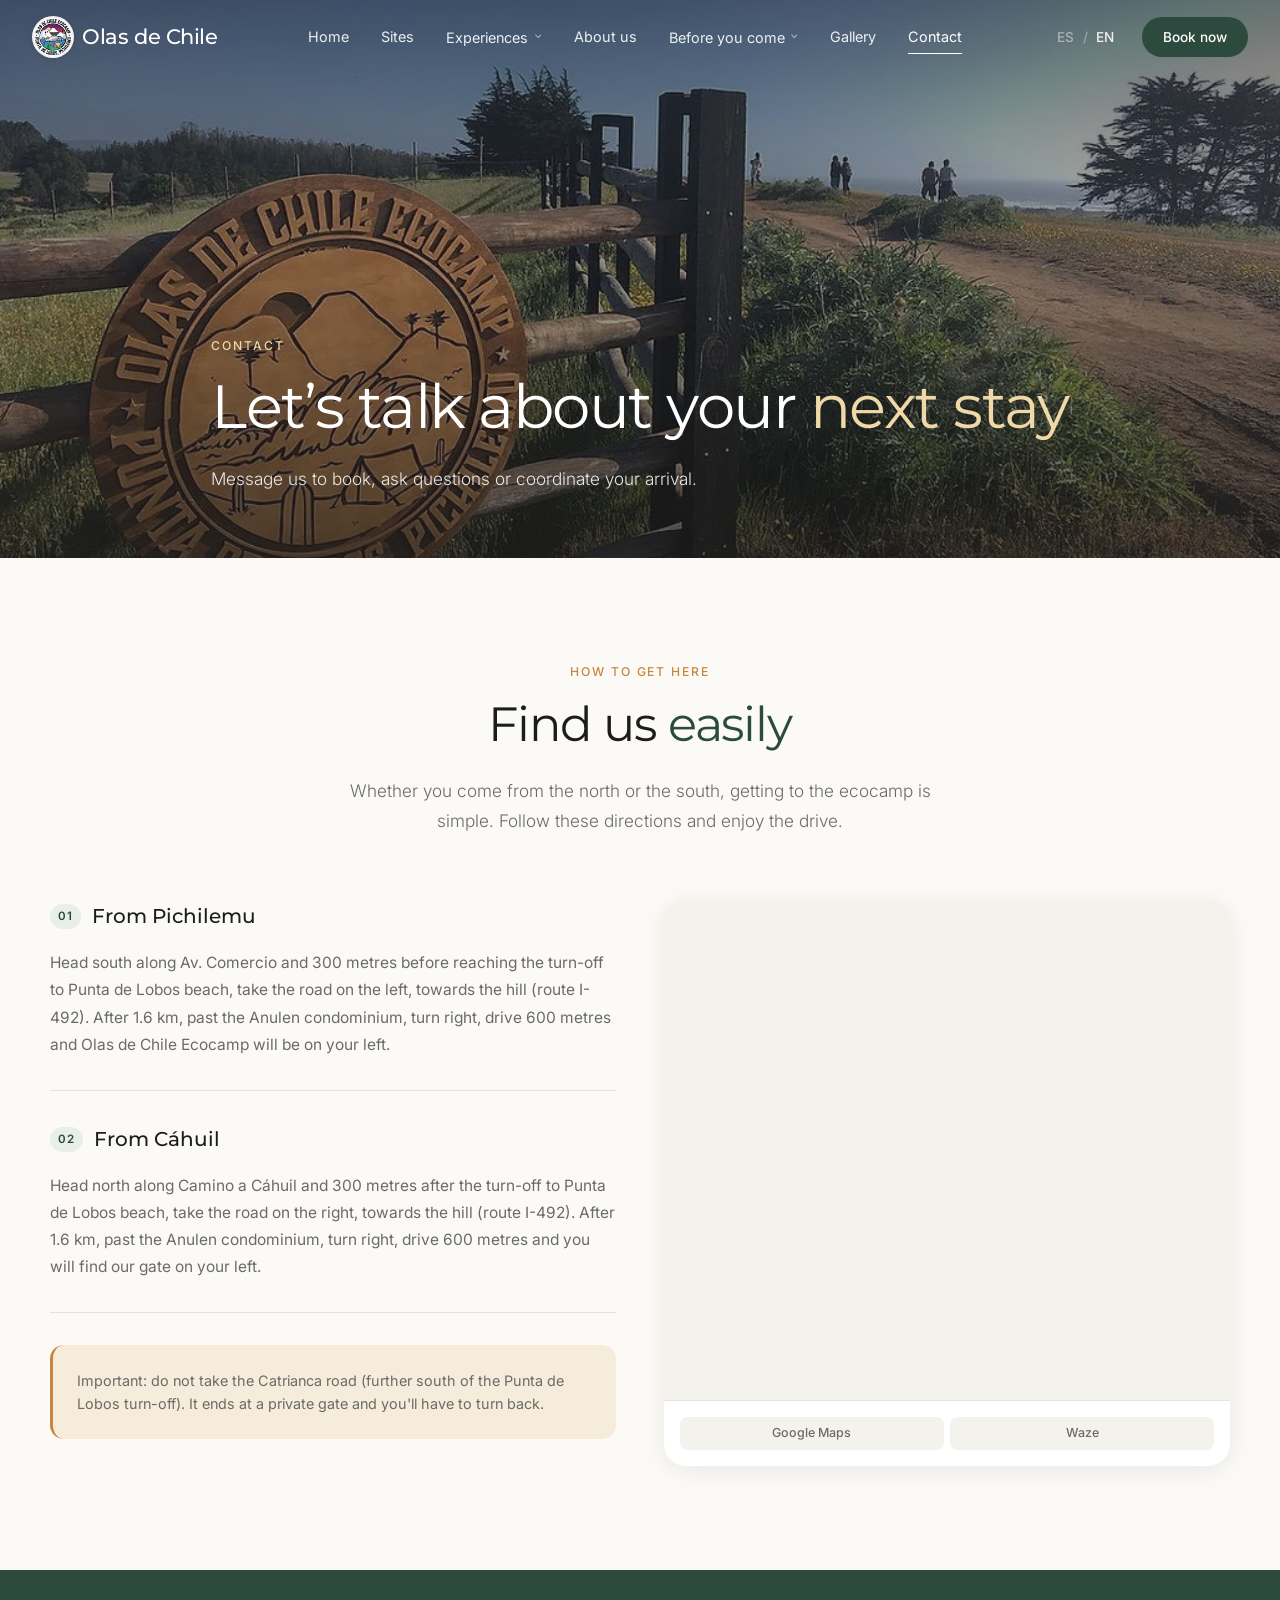
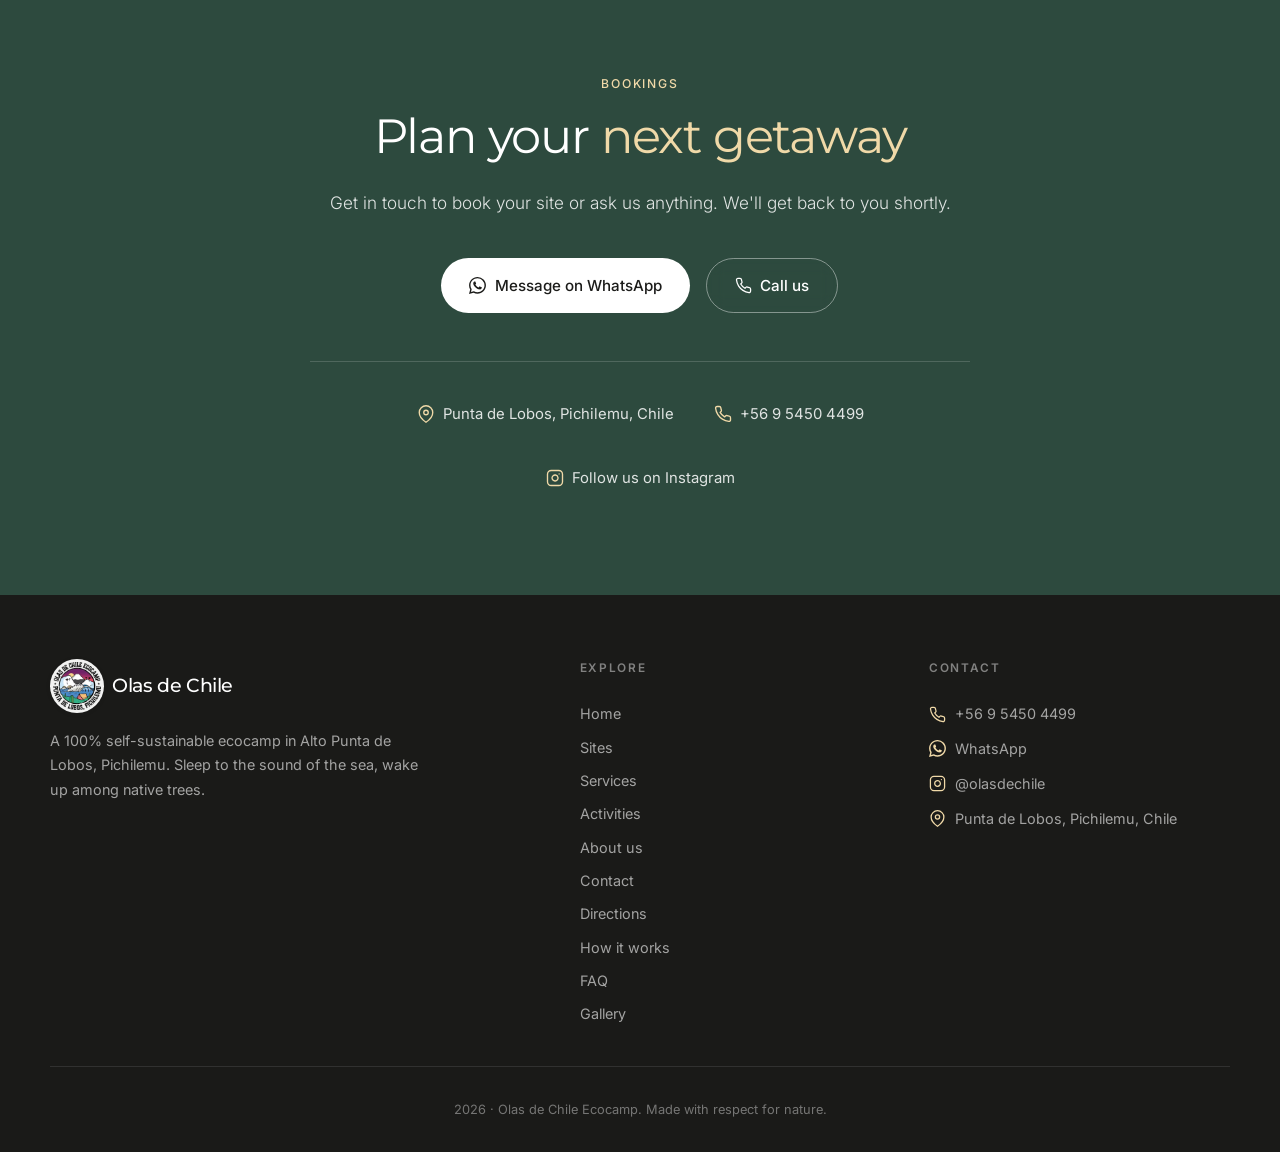
<file: contacto.html>
<!doctype html>
<html lang="es">
<head><meta charset="UTF-8"><meta name="viewport" content="width=device-width,initial-scale=1"><title>Contacto — Olas de Chile Ecocamp</title><link rel="stylesheet" href="style.css"><link href="https://fonts.googleapis.com/css2?family=Montserrat:wght@400;500;600;700&family=Inter:wght@300;400;500;600&display=swap" rel="stylesheet"></head>
<body data-page="contact" data-meta="contact_page_meta"><a class="skip-link" href="#main" data-i18n="skip">Ir al contenido</a><div id="siteHeader"></div>
<main id="main"><div id="pageHero"></div>
<section class="section"><div class="wrap"><header class="section-head center reveal"><p class="eyebrow" data-i18n="dir_eyebrow"></p><h2 class="title"><span data-i18n="dir_title_1"></span> <em data-i18n="dir_title_2"></em></h2><p class="lead" data-i18n="dir_lead"></p></header></div><div class="wrap directions-grid"><div><article class="route"><h3><span class="route-num">01</span><span data-i18n="dir_route1_title"></span></h3><p data-i18n="dir_route1_text"></p></article><article class="route"><h3><span class="route-num">02</span><span data-i18n="dir_route2_title"></span></h3><p data-i18n="dir_route2_text"></p></article><p class="note" data-i18n="dir_note"></p></div><div class="map"><iframe title="Mapa Olas de Chile Ecocamp" loading="lazy" src="https://www.openstreetmap.org/export/embed.html?bbox=-72.030,-34.444,-72.015,-34.432&layer=mapnik&marker=-34.4377,-72.0217"></iframe><div class="map-links"><a class="map-link" href="https://www.google.com/maps?q=-34.4377,-72.0217" target="_blank">Google Maps</a><a class="map-link" href="https://waze.com/ul?ll=-34.4377,-72.0217&amp;navigate=yes" target="_blank">Waze</a></div></div></div></section>
<div id="contactMount"></div></main><div id="siteFooter"></div><script src="translations.js"></script><script src="data.js"></script><script src="app.js"></script></body></html>
</file>
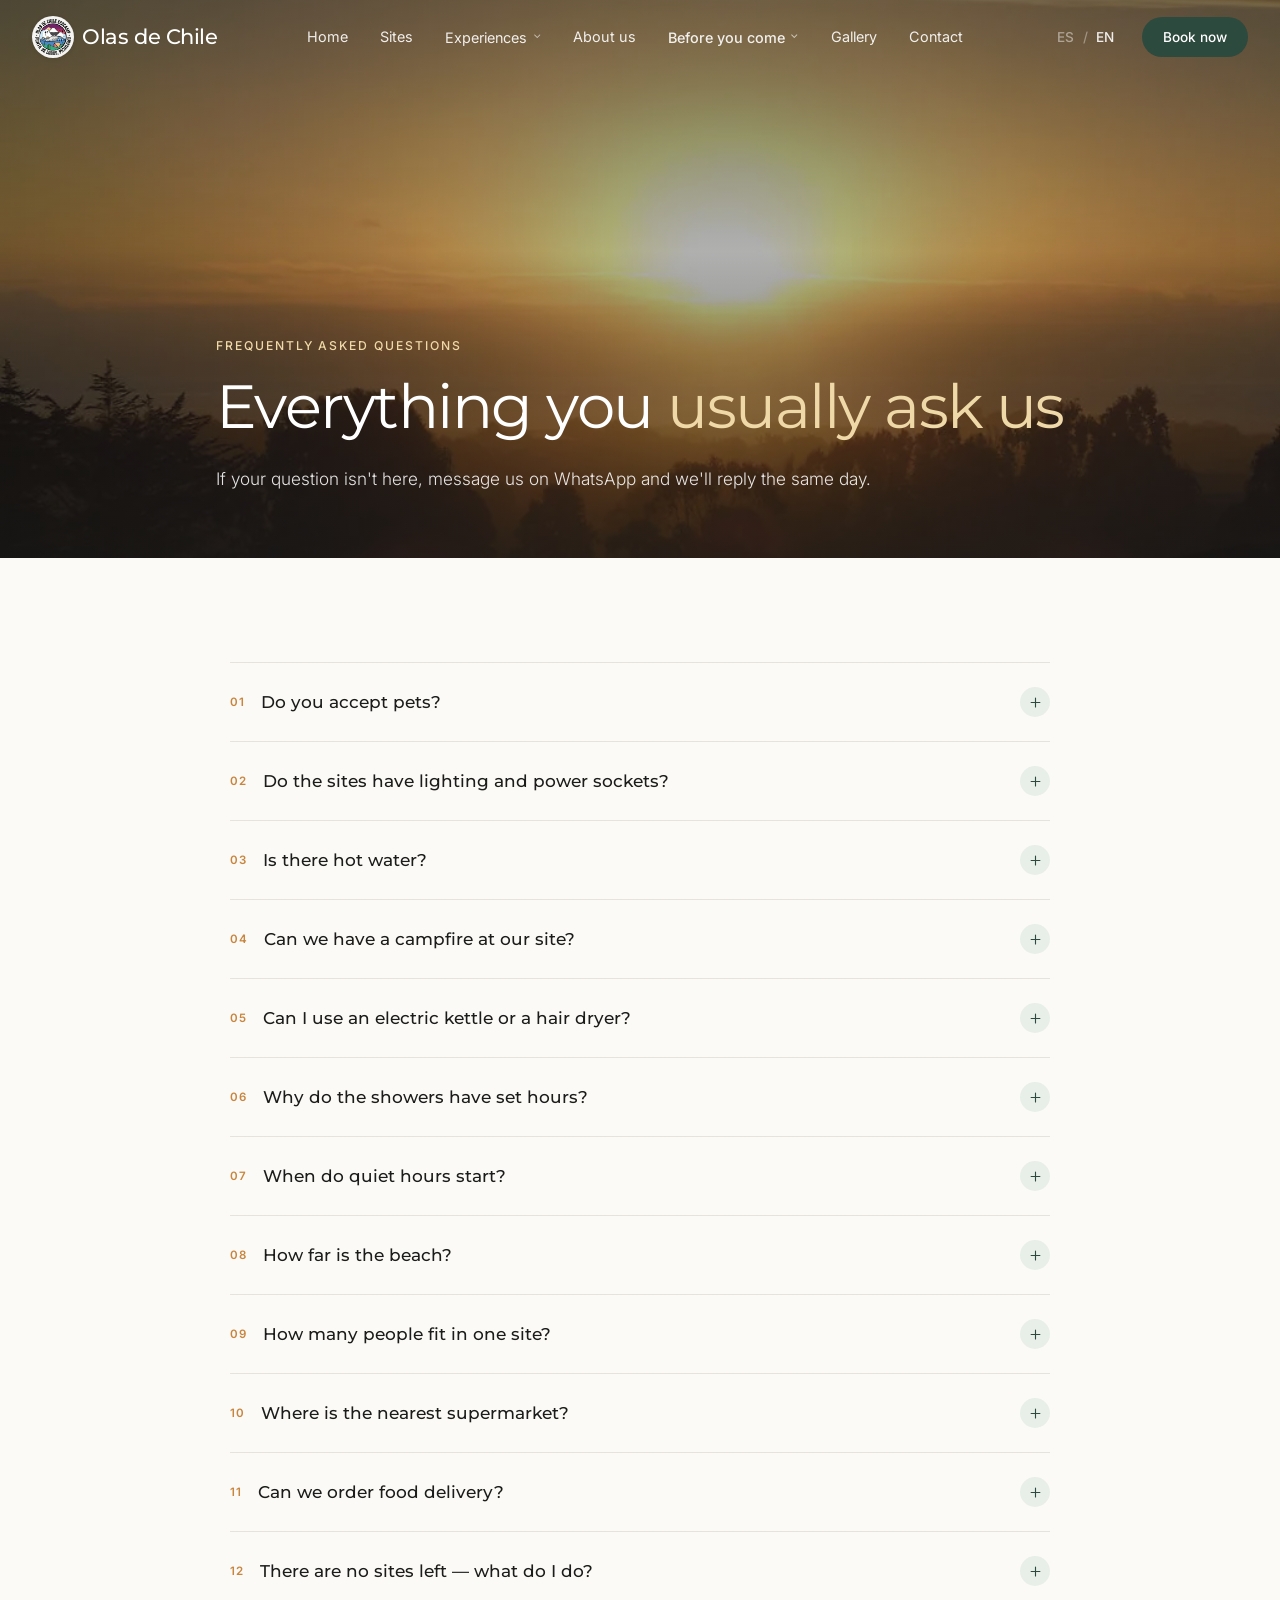
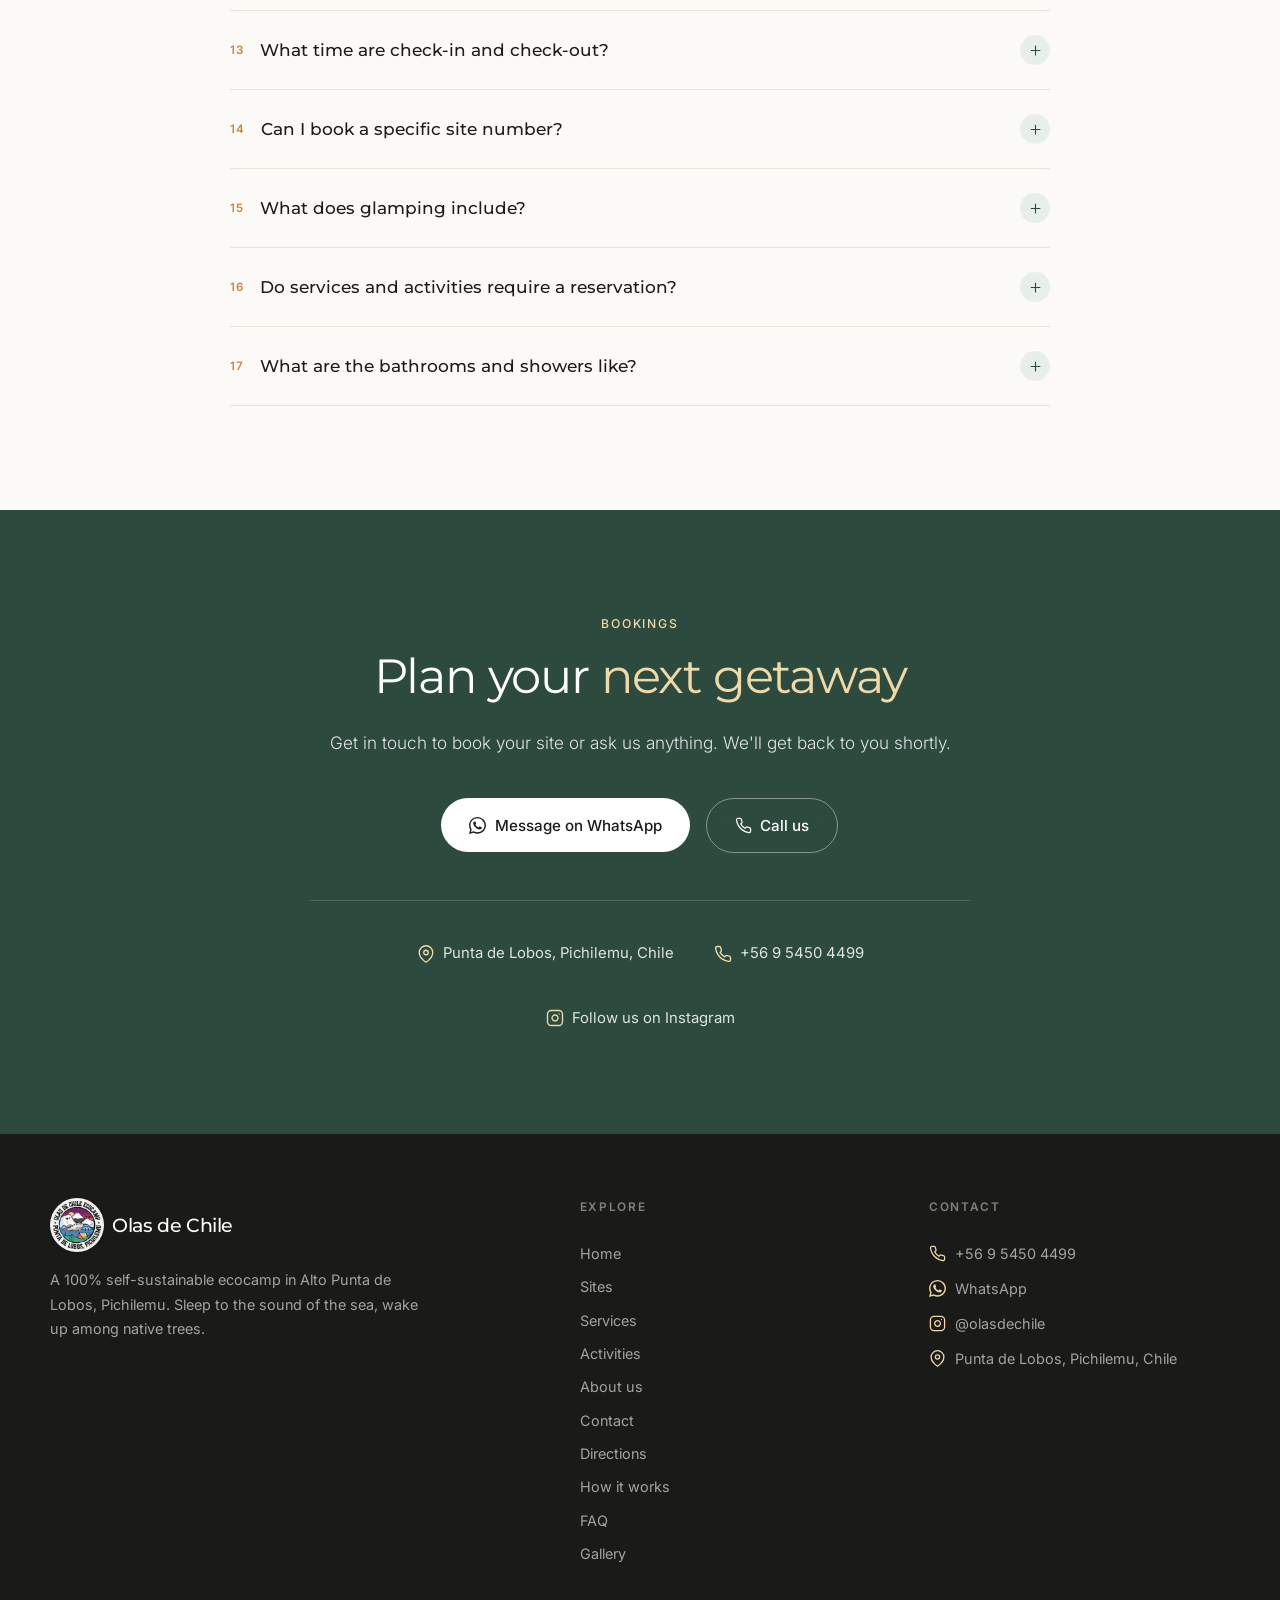
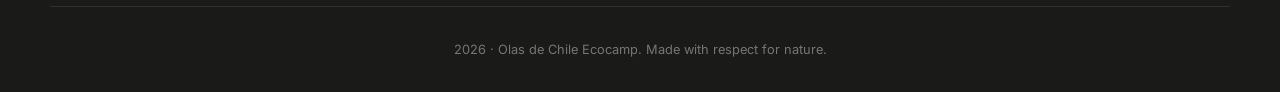
<file: faq.html>
<!doctype html>
<html lang="es">
  <head>
    <meta charset="UTF-8" />
    <meta name="viewport" content="width=device-width, initial-scale=1.0" />
    <title>Preguntas frecuentes — Olas de Chile Ecocamp</title>
    <meta name="description" content="Preguntas frecuentes sobre reservas, sitios, servicios, horarios, baños y convivencia en Olas de Chile Ecocamp." />
    <link rel="canonical" href="https://www.olasdechile.com/faq.html" />
    <link rel="icon" type="image/webp" href="assets/favicon.webp" />
    <link rel="preconnect" href="https://fonts.googleapis.com" /><link rel="preconnect" href="https://fonts.gstatic.com" crossorigin /><link href="https://fonts.googleapis.com/css2?family=Montserrat:wght@400;500;600;700&family=Inter:wght@300;400;500;600&display=swap" rel="stylesheet" />
    <link rel="stylesheet" href="style.css" />
  </head>
  <body data-page="faq" data-meta="faq_meta">
    <a class="skip-link" href="#main" data-i18n="skip">Ir al contenido</a>
    <div id="siteHeader"></div>
    <main id="main">
      <div id="pageHero"></div>
      <section class="section"><div class="wrap faq-wrap"><div class="faq-list reveal" id="faqList"></div></div></section>
      <div id="contactMount"></div>
    </main>
    <div id="siteFooter"></div>
    <script src="translations.js"></script><script src="data.js"></script><script src="app.js"></script>
  </body>
</html>
</file>
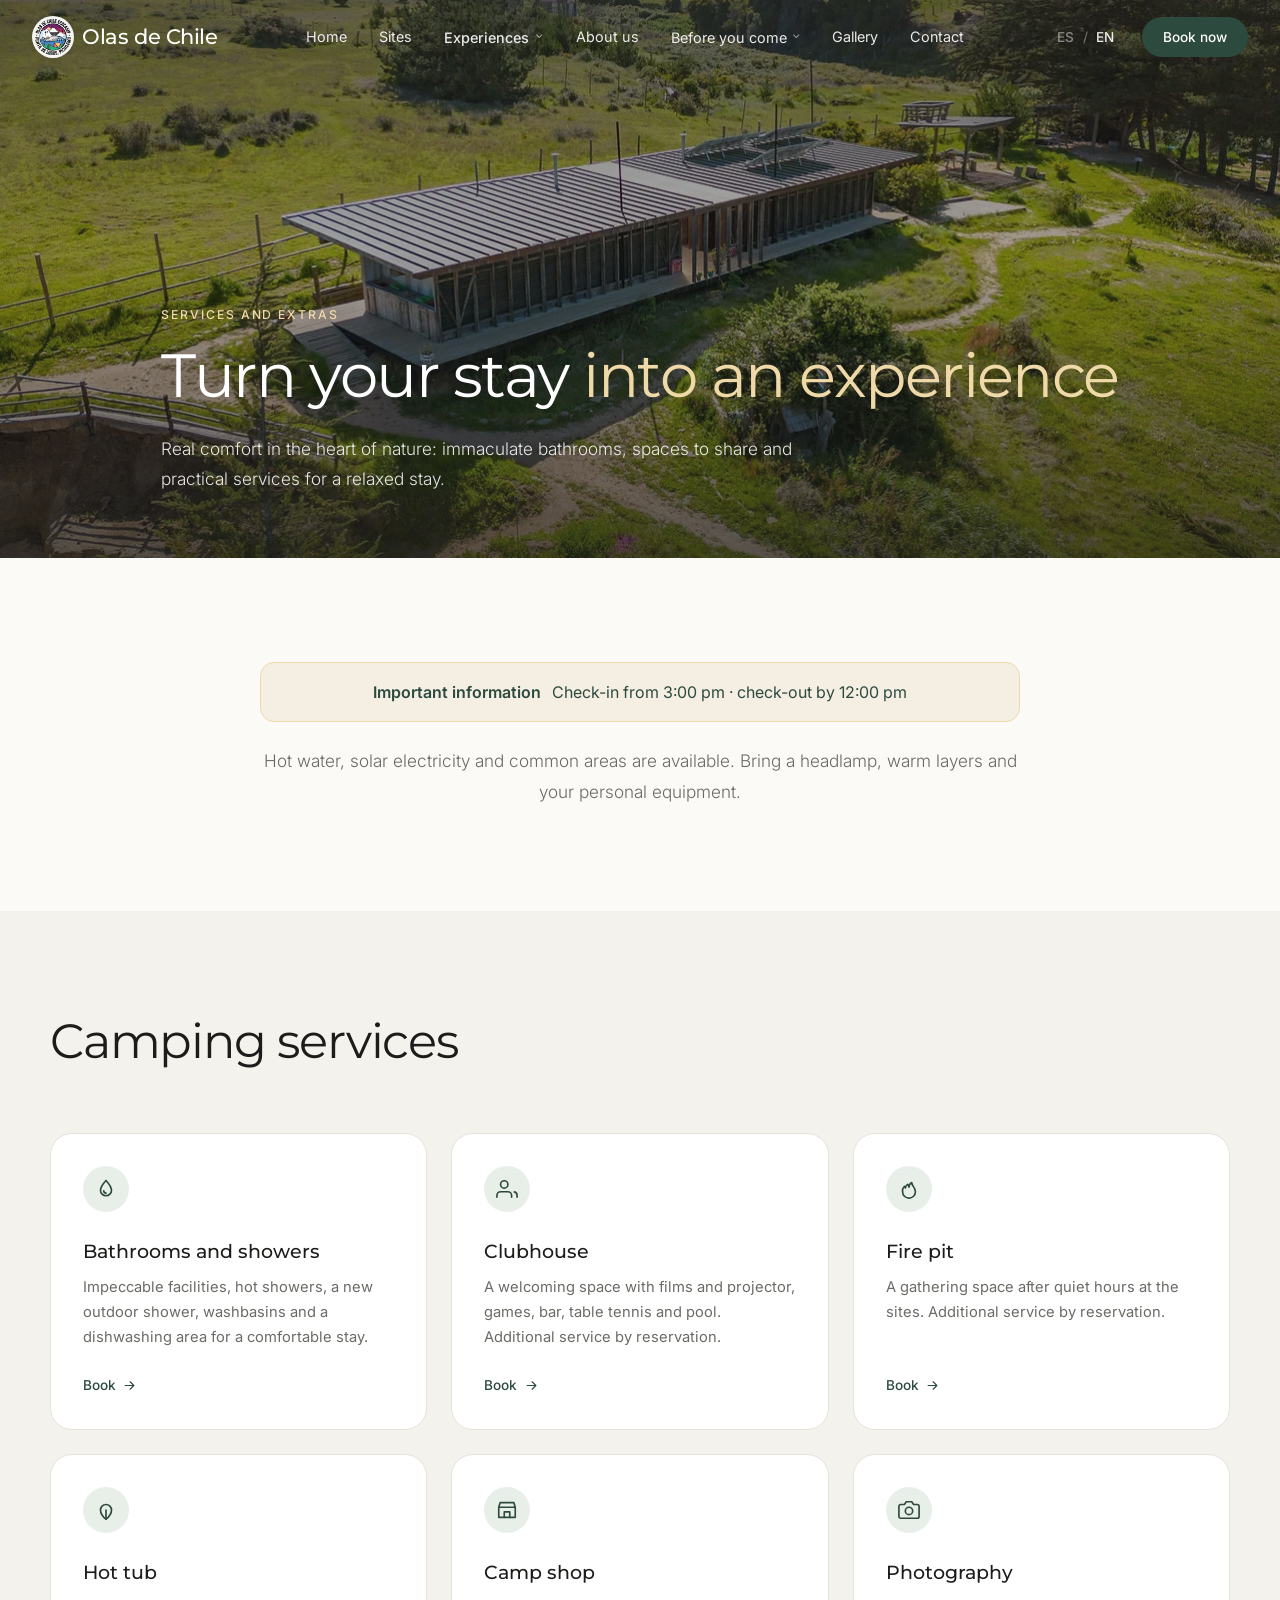
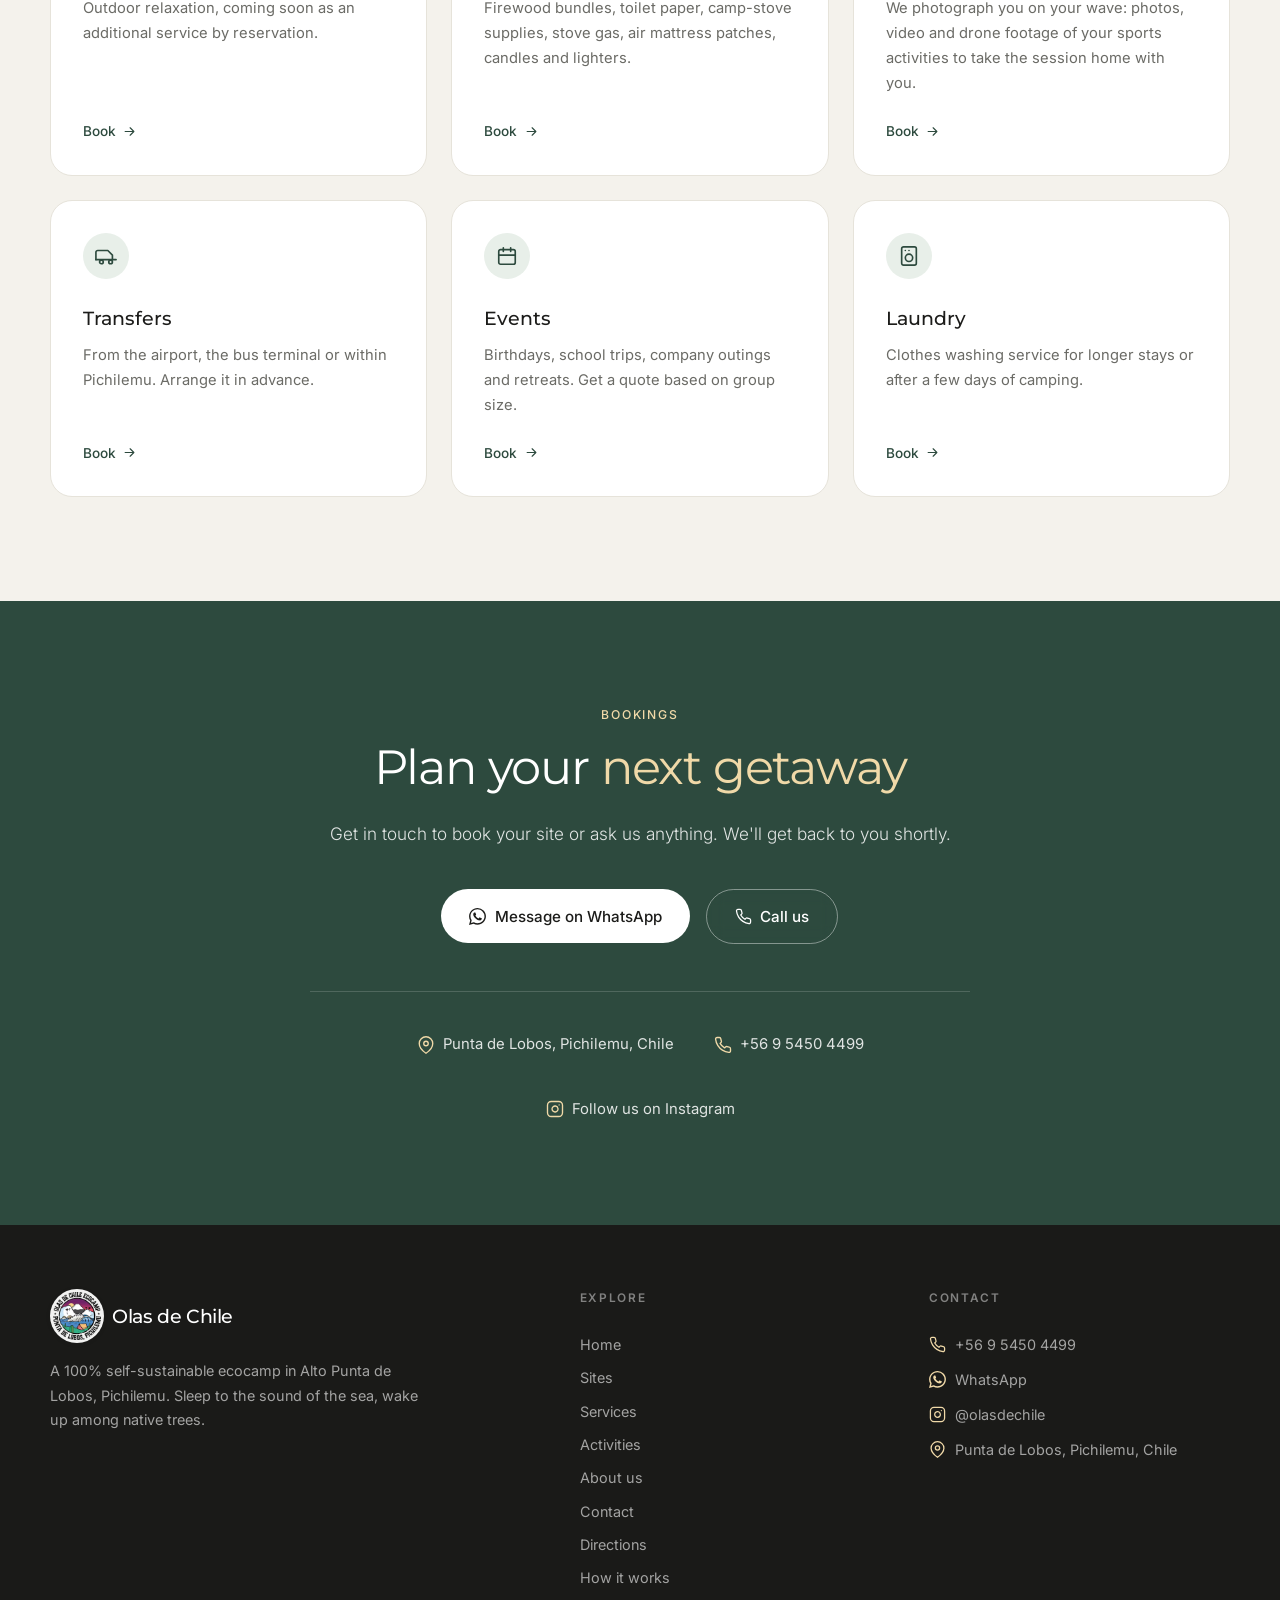
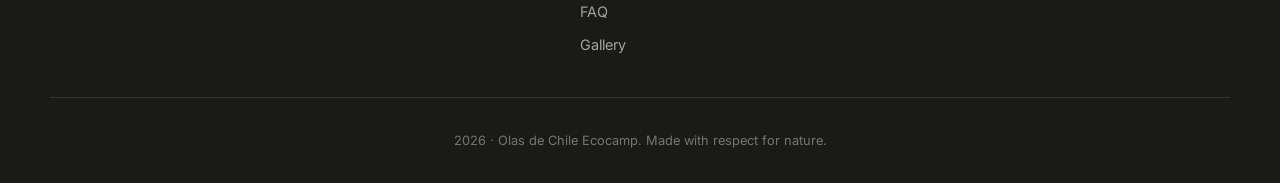
<file: servicios.html>
<!doctype html>
<html lang="es">
  <head>
    <meta charset="UTF-8" />
    <meta name="viewport" content="width=device-width, initial-scale=1.0" />
    <title>Extras y servicios — Olas de Chile Ecocamp, Pichilemu</title>
    <meta name="description" content="Actividades y servicios en Olas de Chile Ecocamp: bicicletas, kayak, surf, trekking, baños impecables, clubhouse, fogón, hot tub, traslados y almacén." />
    <meta name="keywords" content="surf Pichilemu, kayak Cáhuil, arriendo bicicletas Pichilemu, spa Pichilemu, traslados aeropuerto Pichilemu, camping servicios" />
    <meta name="theme-color" content="#2d4a3e" />
    <meta name="robots" content="index, follow" />
    <link rel="canonical" href="https://www.olasdechile.com/extrasyservicios" />
    <link rel="icon" type="image/webp" href="assets/favicon.webp" />
    <link rel="icon" type="image/png" href="assets/favicon.png" />
    <link rel="apple-touch-icon" href="assets/logo-web.webp" />
    <meta property="og:type" content="website" />
    <meta property="og:locale" content="es_CL" />
    <meta property="og:site_name" content="Olas de Chile Ecocamp" />
    <meta property="og:title" content="Extras y servicios — Olas de Chile Ecocamp, Pichilemu" />
    <meta property="og:description" content="Surf, kayak, bicicletas, trekking, baños, clubhouse, fogón, hot tub, traslados y almacén. Todo para tu estadía en Punta de Lobos." />
    <meta property="og:image" content="https://static.wixstatic.com/media/d23542_1a00ef08d80a49a9bb4d3262735b4678~mv2.jpg/v1/fill/w_1200,h_630,al_c,q_85,enc_avif,quality_auto/og.jpg" />
    <meta property="og:url" content="https://www.olasdechile.com/extrasyservicios" />
    <meta name="twitter:card" content="summary_large_image" />
    <meta name="twitter:title" content="Extras y servicios — Olas de Chile Ecocamp" />
    <meta name="twitter:description" content="Surf, kayak, bicicletas, spa y más. Reserva tus actividades en Punta de Lobos." />
    <meta name="twitter:image" content="https://static.wixstatic.com/media/d23542_1a00ef08d80a49a9bb4d3262735b4678~mv2.jpg/v1/fill/w_1200,h_630,al_c,q_85,enc_avif,quality_auto/og.jpg" />
    <link rel="preconnect" href="https://fonts.googleapis.com" />
    <link rel="preconnect" href="https://fonts.gstatic.com" crossorigin />
    <link href="https://fonts.googleapis.com/css2?family=Montserrat:wght@400;500;600;700&family=Inter:wght@300;400;500;600&display=swap" rel="stylesheet" />
    <link rel="stylesheet" href="style.css" />
  </head>

  <body data-page="services" data-meta="svc_meta">
    <a class="skip-link" href="#main" data-i18n="skip">Ir al contenido</a>
    <div id="siteHeader"></div>

    <main id="main">
      <div id="pageHero"></div>

      <section class="section notice-section">
        <div class="wrap">
          <div class="important-notice reveal" role="note">
            <strong data-i18n="how_notice_label"></strong>
            <span data-i18n="how_notice_text"></span>
          </div>
          <p class="lead service-comfort reveal" data-i18n="how_comfort_text"></p>
        </div>
      </section>

      <section class="section alt">
        <div class="wrap">
          <header class="section-head reveal">
            <h2 class="title" data-i18n="svc_extra_title"></h2>
          </header>
          <div class="svc-grid" id="extrasGrid"></div>
        </div>
      </section>

      <div id="contactMount"></div>
    </main>

    <div id="siteFooter"></div>

    <script src="translations.js"></script>
    <script src="data.js"></script>
    <script src="app.js"></script>
  </body>
</html>
</file>
<file: style.css>
/* ============================================================
   Olas de Chile Ecocamp — style.css
   ============================================================ */

:root {
  --bg: #fbfaf7;
  --surface: #ffffff;
  --surface-alt: #f4f2ec;
  --border: #e6e3da;

  --text: #1c1c1a;
  --muted: #6b6b66;
  --subtle: #9a988f;

  --primary: #2d4a3e;
  --primary-hover: #3a5d4f;
  --primary-soft: #e8efe9;
  --sand: #f0d9a8;
  --accent: #c8853d;
  --accent-soft: #f6ecdc;

  --font-display: "Montserrat", Arial, sans-serif;
  --font-body: "Inter", system-ui, -apple-system, sans-serif;

  --s1: 0.5rem;  --s2: 1rem;   --s3: 1.5rem; --s4: 2rem;
  --s5: 2.5rem;  --s6: 3rem;   --s7: 4rem;   --s8: 5rem;  --s9: 6.5rem;

  --r-sm: 8px; --r-md: 14px; --r-lg: 22px;

  --sh-sm: 0 1px 3px rgba(28, 28, 26, 0.06);
  --sh-md: 0 4px 24px rgba(28, 28, 26, 0.08);
  --sh-lg: 0 16px 56px rgba(28, 28, 26, 0.14);

  --ease: cubic-bezier(0.22, 1, 0.36, 1);
  --dur: 0.45s;

  --max: 1180px;
  --nav-h: 74px;

  --arrow: url("data:image/svg+xml,%3Csvg xmlns='http://www.w3.org/2000/svg' viewBox='0 0 24 24' fill='none' stroke='%23000' stroke-width='2.5' stroke-linecap='round' stroke-linejoin='round'%3E%3Cpath d='M5 12h14M13 6l6 6-6 6'/%3E%3C/svg%3E");
}

*, *::before, *::after { box-sizing: border-box; margin: 0; padding: 0; }

html {
  scroll-behavior: smooth; scroll-padding-top: calc(var(--nav-h) + 12px);
  -webkit-font-smoothing: antialiased; -moz-osx-font-smoothing: grayscale;
}

body {
  font-family: var(--font-body); font-size: 16px; line-height: 1.65;
  color: var(--text); background: var(--bg); overflow-x: hidden;
}

img { max-width: 100%; display: block; }
a { color: inherit; text-decoration: none; }
ul { list-style: none; }
button { font: inherit; cursor: pointer; border: none; background: none; color: inherit; }
::selection { background: var(--primary); color: #fff; }
:focus-visible { outline: 2px solid var(--accent); outline-offset: 3px; border-radius: 4px; }

.skip-link {
  position: absolute; left: -9999px; top: 0; z-index: 200;
  background: var(--primary); color: #fff; padding: 0.75rem 1.25rem;
}
.skip-link:focus { left: 0; }

.wrap { max-width: var(--max); margin: 0 auto; }

/* ============================================================
   NAV
   ============================================================ */
.nav {
  position: fixed; inset: 0 0 auto 0; height: var(--nav-h); z-index: 100;
  display: flex; align-items: center; justify-content: space-between;
  padding: 0 var(--s4);
  transition: background var(--dur) var(--ease), box-shadow var(--dur) var(--ease);
}
/* Pages intérieures : nav toujours lisible sur fond sombre du page-hero */
.nav.scrolled {
  background: rgba(251, 250, 247, 0.82);
  backdrop-filter: blur(20px); -webkit-backdrop-filter: blur(20px);
  box-shadow: var(--sh-sm);
}

.nav-logo, .footer-logo {
  display: flex; align-items: center; gap: 0.5rem;
  font-family: var(--font-display); font-size: 1.3rem; font-weight: 500;
  letter-spacing: -0.02em; color: #fff; transition: color var(--dur) var(--ease);
}
.nav.scrolled .nav-logo { color: var(--text); }

/* Pastille claire sous le badge : son contour et son texte sont noirs,
   il lui faut donc un fond clair pour rester lisible sur le hero sombre. */
.logo-mark {
  display: block; flex-shrink: 0;
  width: 42px; height: 42px; padding: 3px; border-radius: 50%;
  background: rgba(255, 255, 255, 0.94);
  box-shadow: 0 1px 4px rgba(28, 28, 26, 0.14);
}
.logo-mark img { width: 100%; height: 100%; object-fit: contain; }

.nav-links { display: flex; align-items: center; gap: var(--s4); }
.nav-dropdown { position: relative; }
.nav-dropdown::after { content: ""; position: absolute; left: -0.5rem; right: -0.5rem; top: 100%; height: 0.75rem; }
.nav-dropdown-toggle { border: 0; background: none; cursor: pointer; padding: 0; }
.nav-dropdown-toggle::before { content: "⌄"; margin-left: 0.35rem; float: right; font-size: 0.75em; opacity: 0.7; }
.nav-dropdown-menu { position: absolute; top: calc(100% + 0.65rem); left: 50%; transform: translateX(-50%) translateY(-6px); display: flex; flex-direction: column; min-width: 190px; padding: 0.5rem; background: var(--bg); border: 1px solid var(--border); border-radius: var(--r-md); box-shadow: var(--sh-lg); opacity: 0; visibility: hidden; pointer-events: none; transition: opacity var(--dur) var(--ease), transform var(--dur) var(--ease), visibility var(--dur) var(--ease); }
.nav-dropdown:hover .nav-dropdown-menu, .nav-dropdown:focus-within .nav-dropdown-menu, .nav-dropdown.open .nav-dropdown-menu { opacity: 1; visibility: visible; pointer-events: auto; transform: translateX(-50%) translateY(0); }
.nav-dropdown-link { padding: 0.65rem 0.8rem; color: var(--muted); border-radius: var(--r-sm); white-space: nowrap; }
.nav-dropdown-link:hover, .nav-dropdown-link.active { color: var(--text); background: var(--alt); }
.nav-dropdown.active .nav-dropdown-toggle { font-weight: 500; }
.nav-link {
  position: relative; font-size: 0.9rem; color: rgba(255, 255, 255, 0.9);
  transition: color var(--dur) var(--ease);
}
.nav.scrolled .nav-link { color: var(--muted); }
.nav-link::after {
  content: ""; position: absolute; left: 0; bottom: -5px; width: 0; height: 1px;
  background: currentColor; transition: width var(--dur) var(--ease);
}
.nav-link:hover { color: #fff; }
.nav.scrolled .nav-link:hover { color: var(--text); }
.nav-link:hover::after, .nav-link.active::after { width: 100%; }
.nav-link.active { color: #fff; }
.nav.scrolled .nav-link.active { color: var(--text); font-weight: 500; }

.nav-right { display: flex; align-items: center; gap: var(--s3); }

.lang-toggle {
  display: flex; align-items: center; gap: 0.3rem;
  font-size: 0.85rem; font-weight: 500;
  color: rgba(255, 255, 255, 0.9); transition: color var(--dur) var(--ease);
}
.nav.scrolled .lang-toggle { color: var(--muted); }
.lang-toggle button { padding: 2px 4px; opacity: 0.5; transition: opacity 0.2s var(--ease); }
.lang-toggle button.active, .lang-toggle button:hover { opacity: 1; }
.lang-sep { opacity: 0.4; }

.nav-cta {
  padding: 0.55rem 1.3rem; border-radius: 100px;
  font-size: 0.85rem; font-weight: 500;
  background: var(--primary); color: #fff !important;
  transition: background var(--dur) var(--ease), transform 0.2s var(--ease);
}
.nav-cta:hover { background: var(--primary-hover); transform: translateY(-1px); }

.nav-burger { display: none; flex-direction: column; gap: 5px; padding: 8px; }
.nav-burger span { width: 24px; height: 2px; border-radius: 2px; background: #fff; transition: all var(--dur) var(--ease); }
.nav.scrolled .nav-burger span { background: var(--text); }
.nav-burger.open span:nth-child(1) { transform: translateY(7px) rotate(45deg); }
.nav-burger.open span:nth-child(2) { opacity: 0; }
.nav-burger.open span:nth-child(3) { transform: translateY(-7px) rotate(-45deg); }

.mobile-menu {
  position: fixed; top: var(--nav-h); left: 0; right: 0; z-index: 99;
  display: flex; flex-direction: column; gap: var(--s2);
  max-height: calc(100vh - var(--nav-h));
  max-height: calc(100dvh - var(--nav-h));
  overflow-y: auto; -webkit-overflow-scrolling: touch;
  padding: var(--s4); background: var(--bg); box-shadow: var(--sh-lg);
  transform: translateY(-110%); opacity: 0; pointer-events: none;
  transition: transform var(--dur) var(--ease), opacity var(--dur) var(--ease);
}
.mobile-menu.open { transform: translateY(0); opacity: 1; pointer-events: auto; }
.mobile-menu a { font-size: 1.05rem; padding: 0.6rem 0; border-bottom: 1px solid var(--border); }
.mobile-menu-group { display: flex; flex-direction: column; }
.mobile-menu-group strong { padding: 0.6rem 0 0.2rem; color: var(--primary); font-size: 0.78rem; letter-spacing: 0.08em; text-transform: uppercase; }
.mobile-menu-group a { padding-left: 0.75rem; }
.mobile-menu a[aria-current] { font-weight: 500; color: var(--primary); }
.mobile-menu .nav-cta {
  display: flex; align-items: center; justify-content: center; gap: 0.5rem;
  width: 100%; margin-top: var(--s2); padding: 0.95rem 1.5rem;
  font-size: 0.95rem; border-bottom: none;
}
.mobile-menu .nav-cta::after {
  content: ""; width: 15px; height: 15px; flex-shrink: 0; background: currentColor;
  -webkit-mask: var(--arrow) center / contain no-repeat;
  mask: var(--arrow) center / contain no-repeat;
}

/* ============================================================
   HERO (accueil)
   ============================================================ */
.hero {
  position: relative; min-height: 100svh;
  display: flex; align-items: center; justify-content: center; text-align: center;
  overflow: hidden; background-color: #1a1a14;
}
.hero-bg { position: absolute; inset: 0; z-index: 0; }
.hero-bg img, .hero-bg picture { width: 100%; height: 100%; object-fit: cover; }

/* Hero slideshow */
.hero-slides { position: absolute; inset: 0; }
.hero-slide {
  position: absolute; inset: 0; opacity: 0;
  transition: opacity 1.8s cubic-bezier(0.4, 0, 0.2, 1);
}
.hero-slide.active { opacity: 1; z-index: 1; }
.hero-slide img { 
  width: 100%; height: 100%; object-fit: cover;
  transform: scale(1.05);
  transition: transform 7s cubic-bezier(0.25, 0.1, 0.25, 1);
}
.hero-slide.active img { transform: scale(1); }

.hero-arrow {
  position: absolute; z-index: 3; top: 50%; transform: translateY(-50%);
  width: 44px; height: 44px; border-radius: 50%; display: grid; place-items: center;
  background: rgba(255,255,255,0.15); color: #fff;
  backdrop-filter: blur(6px); -webkit-backdrop-filter: blur(6px);
  border: 1px solid rgba(255,255,255,0.25);
  transition: background 0.3s ease, transform 0.3s ease;
  cursor: pointer;
}
.hero-arrow svg { width: 20px; height: 20px; }
.hero-arrow:hover { background: rgba(255,255,255,0.28); transform: translateY(-50%) scale(1.08); }
.hero-prev { left: 1rem; }
.hero-next { right: 1rem; }

.hero-dots {
  position: absolute; z-index: 3; bottom: var(--s6); left: 50%; transform: translateX(-50%);
  display: flex; gap: 0.6rem;
}
.hero-dot {
  width: 8px; height: 8px; border-radius: 50%; border: 1.5px solid rgba(255,255,255,0.6);
  background: transparent; cursor: pointer;
  transition: background 0.3s ease, border-color 0.3s ease, transform 0.3s ease;
  padding: 0;
}
.hero-dot.active { background: #fff; border-color: #fff; transform: scale(1.3); }
.hero-overlay {
  position: absolute; inset: 0; z-index: 1;
  pointer-events: none;
  background: linear-gradient(180deg, rgba(0,0,0,.60) 0%, rgba(0,0,0,.38) 40%, rgba(0,0,0,.78) 100%);
}
.hero-content { position: relative; z-index: 2; max-width: 780px; padding: var(--s5) var(--s4); }
.hero-content-inner { position: relative; color: #fff; }

.hero-eyebrow {
  display: inline-block; margin-bottom: var(--s4);
  font-size: 0.78rem; font-weight: 500; letter-spacing: 0.14em; text-transform: uppercase;
  color: rgba(255, 255, 255, 0.9);
  padding: 0.45rem 1.1rem; border: 1px solid rgba(255, 255, 255, 0.3); border-radius: 100px;
  backdrop-filter: blur(8px); -webkit-backdrop-filter: blur(8px);
  text-shadow: 0 1px 4px rgba(0,0,0,.45);
  opacity: 0; animation: fadeUp 1s var(--ease) 0.15s forwards;
}
.hero-title {
  font-family: var(--font-display); font-weight: 400;
  font-size: clamp(2.5rem, 6.5vw, 4.7rem); line-height: 1.04; letter-spacing: -0.03em;
  margin-bottom: var(--s3); text-shadow: 0 2px 12px rgba(0,0,0,.5);
  opacity: 0; animation: fadeUp 1s var(--ease) 0.3s forwards;
}
.hero-title em { font-style: normal; display: block; color: var(--sand); }
.hero-subtitle {
  max-width: 580px; margin: 0 auto var(--s5);
  font-size: 1.1rem; font-weight: 300; line-height: 1.75; color: rgba(255, 255, 255, 0.9);
  text-shadow: 0 1px 6px rgba(0,0,0,.5);
  opacity: 0; animation: fadeUp 1s var(--ease) 0.45s forwards;
}
.hero-actions {
  display: flex; align-items: center; justify-content: center; gap: var(--s2); flex-wrap: wrap;
  opacity: 0; animation: fadeUp 1s var(--ease) 0.6s forwards;
}
.hero-scroll {
  position: absolute; left: 0; right: 0; bottom: var(--s5); z-index: 2;
  display: flex; flex-direction: column; align-items: center; gap: 0.6rem;
  font-size: 0.7rem; letter-spacing: 0.14em; text-transform: uppercase; color: rgba(255,255,255,.7);
  opacity: 0; animation: fadeUp 1s var(--ease) 0.9s forwards;
}
.hero-scroll-line { position: relative; width: 1px; height: 44px; background: rgba(255,255,255,.3); overflow: hidden; }
.hero-scroll-line::after {
  content: ""; position: absolute; left: 0; top: -44px; width: 100%; height: 44px;
  background: rgba(255, 255, 255, 0.9); animation: scrollLine 2.2s var(--ease) infinite;
}
@keyframes scrollLine { to { top: 44px; } }
@keyframes fadeUp { from { opacity: 0; transform: translateY(24px); } to { opacity: 1; transform: none; } }

/* ============================================================
   PAGE HERO (pages intérieures)
   ============================================================ */
.page-hero {
  position: relative; min-height: 62vh; display: flex; align-items: flex-end;
  padding: var(--s9) var(--s4) var(--s7); overflow: hidden;
}
.page-hero-bg { position: absolute; inset: 0; }
.page-hero-bg img { width: 100%; height: 100%; object-fit: cover; }
.page-hero-overlay {
  position: absolute; inset: 0;
  background: linear-gradient(180deg, rgba(28,28,26,.62) 0%, rgba(28,28,26,.35) 45%, rgba(28,28,26,.72) 100%);
}
.page-hero-content { position: relative; z-index: 2; color: #fff; }
.page-hero-content .eyebrow { color: var(--sand); }
.page-hero-content .title {
  font-size: clamp(2.2rem, 5.5vw, 3.8rem); color: #fff; margin-bottom: var(--s3);
}
.page-hero-content .title em { color: var(--sand); }
.page-hero-content .lead { color: rgba(255, 255, 255, 0.88); max-width: 660px; }

/* ============================================================
   BOUTONS
   ============================================================ */
.btn {
  display: inline-flex; align-items: center; justify-content: center; gap: 0.55rem;
  padding: 0.85rem 1.75rem; border-radius: 100px;
  font-size: 0.95rem; font-weight: 500; white-space: nowrap;
  transition: all var(--dur) var(--ease);
}
.btn svg { width: 17px; height: 17px; }
.btn-light { background: #fff; color: var(--text); }
.btn-light:hover { background: var(--accent-soft); transform: translateY(-2px); box-shadow: var(--sh-md); }
.btn-ghost { border: 1px solid rgba(255, 255, 255, 0.42); color: #fff; backdrop-filter: blur(8px); -webkit-backdrop-filter: blur(8px); }
.btn-ghost:hover { background: rgba(255, 255, 255, 0.12); border-color: rgba(255, 255, 255, 0.75); transform: translateY(-2px); }
.btn-dark { background: var(--primary); color: #fff; }
.btn-dark:hover { background: var(--primary-hover); transform: translateY(-2px); box-shadow: var(--sh-md); }

/* ============================================================
   PRIMITIVES DE SECTION
   ============================================================ */
.section { padding: var(--s9) var(--s4); }
.section.alt { background: var(--surface-alt); }
.section-head { margin-bottom: var(--s7); }
.section-head.center { text-align: center; }
.section-head.center .lead { margin-inline: auto; }
.section-cta { text-align: center; margin-top: var(--s6); }

.eyebrow {
  margin-bottom: var(--s2);
  font-size: 0.76rem; font-weight: 500; letter-spacing: 0.16em; text-transform: uppercase;
  color: var(--accent);
}
.title {
  font-family: var(--font-display); font-weight: 400;
  font-size: clamp(2rem, 4vw, 3rem); line-height: 1.12; letter-spacing: -0.025em;
  margin-bottom: var(--s3);
}
.title em { font-style: normal; color: var(--primary); }
.lead { max-width: 640px; font-size: 1.08rem; font-weight: 300; line-height: 1.75; color: var(--muted); }
.body { font-size: 1.03rem; line-height: 1.8; color: var(--muted); margin-bottom: var(--s3); }

.note {
  padding: var(--s3); border-radius: var(--r-md); border-left: 3px solid var(--accent);
  background: var(--accent-soft); font-size: 0.9rem; line-height: 1.6; color: var(--muted);
}

.price-pill {
  display: inline-flex; align-items: baseline; gap: 0.5rem; margin-top: var(--s3);
  padding: 0.7rem 1.5rem; background: var(--primary-soft); border-radius: 100px;
}
.price-label { font-size: 0.85rem; color: var(--muted); }
.price-value { font-family: var(--font-display); font-size: 1.45rem; font-weight: 500; color: var(--primary); }
.unit { font-size: 0.78rem; color: var(--subtle); margin-left: 0.35rem; }

/* ============================================================
   ACCUEIL · INTRO + STATS
   ============================================================ */
.intro-grid { display: grid; grid-template-columns: 1fr 1fr; gap: var(--s7); align-items: center; }
.intro-text { max-width: 500px; }
.intro-image { border-radius: var(--r-lg); overflow: hidden; aspect-ratio: 4/5; box-shadow: var(--sh-lg); }
.intro-image img { width: 100%; height: 100%; object-fit: cover; transition: transform 1.2s var(--ease); }
.intro-image:hover img { transform: scale(1.04); }

.stats {
  display: grid; grid-template-columns: repeat(4, 1fr); gap: var(--s3);
  margin-top: var(--s8); padding-top: var(--s6); border-top: 1px solid var(--border);
}
.stat { text-align: center; }
.stat strong {
  display: block; font-family: var(--font-display); font-weight: 500;
  font-size: clamp(1.6rem, 3vw, 2.2rem); color: var(--primary); letter-spacing: -0.02em;
}
.stat span { font-size: 0.85rem; color: var(--subtle); }

/* ============================================================
   CARTES DE CATÉGORIE (accueil)
   ============================================================ */
.sites { background: var(--surface-alt); }
.cat-grid { display: grid; grid-template-columns: repeat(2, 1fr); gap: var(--s4); }

.cat-card {
  display: flex; flex-direction: column; overflow: hidden;
  background: var(--surface); border-radius: var(--r-lg); box-shadow: var(--sh-sm);
  transition: box-shadow var(--dur) var(--ease), transform var(--dur) var(--ease);
}
.cat-card:hover { box-shadow: var(--sh-lg); transform: translateY(-5px); }
.cat-media { position: relative; aspect-ratio: 16/10; overflow: hidden; }
.cat-media img { width: 100%; height: 100%; object-fit: cover; transition: transform 1s var(--ease); }
.media-placeholder { width: 100%; height: 100%; min-height: 220px; background: #e5e5e2; }
.cat-card:hover .cat-media img { transform: scale(1.06); }
.cat-count {
  position: absolute; top: 1rem; left: 1rem;
  padding: 0.35rem 0.85rem; border-radius: 100px;
  font-size: 0.74rem; font-weight: 500; color: var(--text);
  background: rgba(255, 255, 255, 0.92);
  backdrop-filter: blur(8px); -webkit-backdrop-filter: blur(8px);
}
.cat-body { display: flex; flex-direction: column; flex: 1; padding: var(--s4); }
.cat-name { font-family: var(--font-display); font-size: 1.35rem; font-weight: 500; margin-bottom: 0.4rem; }
.cat-desc { font-size: 0.94rem; line-height: 1.65; color: var(--muted); margin-bottom: var(--s3); flex: 1; }
.cat-foot {
  display: flex; align-items: center; justify-content: space-between; gap: var(--s2);
  padding-top: var(--s3); border-top: 1px solid var(--border);
}
.cat-price { font-family: var(--font-display); font-size: 1.3rem; font-weight: 500; color: var(--primary); }
.cat-arrow {
  width: 34px; height: 34px; border-radius: 50%; display: grid; place-items: center;
  background: var(--primary-soft); color: var(--primary);
  transition: background var(--dur) var(--ease), transform var(--dur) var(--ease);
}
.cat-arrow svg { width: 16px; height: 16px; }
.cat-card:hover .cat-arrow { background: var(--primary); color: #fff; transform: translateX(3px); }

/* ============================================================
   TEASER SERVICES (accueil)
   ============================================================ */
.svc-teaser-grid { display: grid; grid-template-columns: 1fr 1fr; gap: var(--s7); align-items: center; }
.svc-teaser-img { border-radius: var(--r-lg); overflow: hidden; aspect-ratio: 4/3; box-shadow: var(--sh-lg); }
.svc-teaser-img img { width: 100%; height: 100%; object-fit: cover; }

/* ============================================================
   PAGE SITIOS
   ============================================================ */
.filters { display: flex; flex-wrap: wrap; gap: 0.6rem; margin-bottom: var(--s4); }
.chip {
  padding: 0.5rem 1.1rem; border-radius: 100px; font-size: 0.85rem; font-weight: 500;
  border: 1px solid var(--border); background: var(--surface); color: var(--muted);
  transition: all var(--dur) var(--ease);
}
.chip:hover { border-color: var(--primary); color: var(--primary); }
.chip.active { background: var(--primary); border-color: var(--primary); color: #fff; }

.cat-block { margin-top: var(--s8); scroll-margin-top: calc(var(--nav-h) + 20px); }
.cat-block[hidden] { display: none; }
.cat-block-head {
  display: grid; grid-template-columns: 0.9fr 1.1fr; gap: var(--s6); align-items: center;
  margin-bottom: var(--s6);
}
.cat-block-img { border-radius: var(--r-lg); overflow: hidden; aspect-ratio: 4/3; box-shadow: var(--sh-md); }
.cat-block-img img { width: 100%; height: 100%; object-fit: cover; }
.cat-block-info .title { font-size: clamp(1.7rem, 3vw, 2.3rem); }

.am-cols { display: grid; grid-template-columns: 1fr 1fr; gap: var(--s4); margin-top: var(--s4); }
.am-cols h4 {
  font-size: 0.74rem; font-weight: 600; letter-spacing: 0.12em; text-transform: uppercase;
  color: var(--subtle); margin-bottom: var(--s2);
}
.am { display: flex; align-items: center; gap: 0.55rem; font-size: 0.9rem; padding: 0.2rem 0; }
.am svg { width: 16px; height: 16px; flex-shrink: 0; }
.am-yes { color: var(--text); }
.am-yes svg { color: var(--primary); }
.am-no { color: var(--subtle); }
.am-no svg { color: #c4a29a; }

.site-grid { display: grid; grid-template-columns: repeat(3, 1fr); gap: var(--s3); }
.important-notice { display: flex; align-items: center; justify-content: center; gap: .65rem; max-width: 760px; margin: 0 auto; padding: 1rem 1.25rem; border: 1px solid var(--sand); border-radius: var(--r-md); background: rgba(221, 198, 157, .22); color: var(--primary); text-align: center; }
.important-notice strong { font-weight: 600; }
.service-comfort { max-width: 760px; margin: var(--s3) auto 0; text-align: center; }
.how-overview { padding-top: var(--s5); padding-bottom: var(--s6); }
.mv-grid.how-grid { grid-template-columns: repeat(2, minmax(0, 340px)); justify-content: center; margin-top: var(--s4); }
.mv-grid.team-grid { grid-template-columns: repeat(2, minmax(0, 420px)); justify-content: center; }
.chip-count { margin-left: .35rem; opacity: .7; font-variant-numeric: tabular-nums; }
.site-card {
  display: flex; flex-direction: column;
  padding: var(--s3); background: var(--surface);
  border: 1px solid var(--border); border-radius: var(--r-md);
  transition: box-shadow var(--dur) var(--ease), transform var(--dur) var(--ease), border-color var(--dur) var(--ease);
}
.site-card:hover { box-shadow: var(--sh-md); transform: translateY(-3px); border-color: var(--primary-soft); }
.site-card-head { display: flex; align-items: flex-start; gap: 0.75rem; margin-bottom: var(--s2); }
.site-num {
  flex-shrink: 0; width: 34px; height: 34px; border-radius: 50%; display: grid; place-items: center;
  background: var(--primary-soft); color: var(--primary);
  font-family: var(--font-display); font-size: 0.95rem; font-weight: 600;
}
.site-name { display: block; font-family: var(--font-display); font-size: 1.1rem; font-weight: 500; line-height: 1.3; }
.site-cat { display: block; font-size: 0.75rem; color: var(--subtle); }
.site-desc { font-size: 0.88rem; line-height: 1.6; color: var(--muted); flex: 1; margin-bottom: var(--s2); }
.site-region {
  font-size: 0.75rem; color: var(--accent); font-weight: 500;
  margin-bottom: var(--s3); display: block;
}
.site-card-foot {
  display: flex; align-items: center; justify-content: space-between; gap: var(--s2);
  padding-top: var(--s2); border-top: 1px solid var(--border);
}
.site-price { font-family: var(--font-display); font-size: 1.1rem; font-weight: 500; color: var(--primary); }
.site-btn {
  padding: 0.42rem 1rem; border-radius: 100px; font-size: 0.8rem; font-weight: 500;
  border: 1px solid var(--border); transition: all var(--dur) var(--ease);
}
.site-btn:hover { background: var(--primary); border-color: var(--primary); color: #fff; }

/* ============================================================
   CARTES SERVICES / PROXIMITÉ
   ============================================================ */
.svc-grid { display: grid; grid-template-columns: repeat(3, 1fr); gap: var(--s3); }
.svc-card, .near-card {
  display: flex; flex-direction: column;
  padding: var(--s4); background: var(--surface);
  border: 1px solid var(--border); border-radius: var(--r-lg);
  transition: box-shadow var(--dur) var(--ease), transform var(--dur) var(--ease);
}
.svc-card:hover, .near-card:hover { box-shadow: var(--sh-md); transform: translateY(-4px); }
.svc-icon {
  width: 46px; height: 46px; border-radius: 50%; display: grid; place-items: center;
  background: var(--primary-soft); color: var(--primary); margin-bottom: var(--s3);
}
.svc-icon svg { width: 22px; height: 22px; }
.svc-card h3, .near-card h3 {
  font-family: var(--font-display); font-size: 1.2rem; font-weight: 500; margin-bottom: 0.5rem;
}
.svc-card p, .near-card p { font-size: 0.92rem; line-height: 1.7; color: var(--muted); flex: 1; }
.svc-link {
  display: inline-flex; align-items: center; gap: 0.4rem; margin-top: var(--s3);
  font-size: 0.85rem; font-weight: 500; color: var(--primary);
  transition: gap var(--dur) var(--ease);
}
.svc-link svg { width: 15px; height: 15px; }
.svc-link:hover { gap: 0.7rem; }

.callout {
  text-align: center; padding: var(--s7) var(--s4);
  background: var(--primary-soft); border-radius: var(--r-lg);
}
.callout .lead { margin-inline: auto; }

/* ============================================================
   PAGE CONÓCENOS
   ============================================================ */
.story-grid { display: grid; grid-template-columns: 1.15fr 0.85fr; gap: var(--s7); align-items: center; }
.story-img { border-radius: var(--r-lg); overflow: hidden; aspect-ratio: 4/5; box-shadow: var(--sh-lg); }
.story-img img { width: 100%; height: 100%; object-fit: cover; }
.story-placeholder { background: #e7e7e5; }

.mv-grid { display: grid; grid-template-columns: repeat(3, 1fr); gap: var(--s3); }
.mv-card {
  padding: var(--s5) var(--s4); background: var(--surface);
  border-radius: var(--r-lg); border-top: 3px solid var(--accent); box-shadow: var(--sh-sm);
}
.mv-card h3 { font-family: var(--font-display); font-size: 1.4rem; font-weight: 500; margin-bottom: var(--s2); }
.mv-card p { font-size: 0.96rem; line-height: 1.75; color: var(--muted); }
.partner-promo { display: grid; grid-template-columns: minmax(0, 1fr) minmax(0, 1fr); align-items: center; gap: var(--s7); padding: var(--s4); background: var(--surface); border: 1px solid var(--border); border-radius: var(--r-lg); overflow: hidden; }
.partner-image { min-height: 320px; border-radius: var(--r-md); overflow: hidden; background: #e7e7e5; }
.partner-image img { width: 100%; height: 100%; min-height: 320px; object-fit: cover; }
.partner-copy { padding: var(--s3) var(--s4) var(--s3) 0; }
.partner-copy .title { margin-bottom: var(--s3); }
.partner-copy .lead { margin-bottom: var(--s4); }
.team-card { overflow: hidden; padding: 0 0 var(--s5); }
.team-card h3, .team-card p { margin-left: var(--s4); margin-right: var(--s4); }
.team-card h3 { margin-top: var(--s4); }
.team-photo { display: block; width: 100%; aspect-ratio: 4 / 5; object-fit: cover; object-position: center 38%; }

.eco-section { background: var(--primary); color: #fff; }
.eco-section .eyebrow { color: var(--sand); }
.eco-section .title { color: #fff; }
.eco-section .title em { color: var(--sand); }
.eco-section .lead { color: rgba(255, 255, 255, 0.85); }

.eco-grid { display: grid; grid-template-columns: repeat(3, 1fr); gap: var(--s3); }
.eco-card {
  padding: var(--s4); border-radius: var(--r-lg);
  background: rgba(255, 255, 255, 0.07); border: 1px solid rgba(255, 255, 255, 0.12);
}
.eco-card .eco-icon {
  width: 46px; height: 46px; border-radius: 50%; display: grid; place-items: center;
  background: rgba(255, 255, 255, 0.12); color: var(--sand); margin-bottom: var(--s3);
}
.eco-card .eco-icon svg { width: 22px; height: 22px; }
.eco-card h3 { font-family: var(--font-display); font-size: 1.2rem; font-weight: 500; margin-bottom: 0.5rem; color: #fff; }
.eco-card p { font-size: 0.92rem; line-height: 1.7; color: rgba(255, 255, 255, 0.82); }

.wave-list { display: flex; flex-wrap: wrap; gap: 0.6rem; justify-content: center; }
.wave-chip {
  display: inline-flex; align-items: center; gap: 0.55rem;
  padding: 0.5rem 1.1rem 0.5rem 0.5rem; border-radius: 100px;
  background: var(--surface); border: 1px solid var(--border); font-size: 0.9rem;
  transition: border-color var(--dur) var(--ease), transform var(--dur) var(--ease);
}
.wave-chip:hover { border-color: var(--primary); transform: translateY(-2px); }
.wave-chip small { font-size: 0.7rem; color: var(--subtle); font-weight: 400; display: block; }
.wave-n {
  width: 26px; height: 26px; border-radius: 50%; display: grid; place-items: center;
  background: var(--primary-soft); color: var(--primary);
  font-family: var(--font-display); font-size: 0.8rem; font-weight: 600;
}

/* ============================================================
   PAGE INDICACIONES
   ============================================================ */
.directions-grid { display: grid; grid-template-columns: 1fr 1fr; gap: var(--s6); align-items: start; }
.route { padding-bottom: var(--s4); margin-bottom: var(--s4); border-bottom: 1px solid var(--border); }
.route h3 {
  display: flex; align-items: center; gap: 0.7rem; margin-bottom: var(--s2);
  font-family: var(--font-display); font-size: 1.25rem; font-weight: 500;
}
.route-num {
  font-family: var(--font-body); font-size: 0.72rem; font-weight: 600; letter-spacing: 0.08em;
  color: var(--primary); background: var(--primary-soft);
  padding: 0.2rem 0.5rem; border-radius: 100px;
}
.route p { font-size: 0.97rem; line-height: 1.75; color: var(--muted); }

.map {
  border-radius: var(--r-lg); overflow: hidden; box-shadow: var(--sh-md);
  aspect-ratio: 1/1; background: var(--surface-alt); display: flex; flex-direction: column;
}
.map iframe { width: 100%; flex: 1; border: 0; filter: grayscale(0.15) contrast(0.96); }
.map-links {
  display: flex; gap: 0.4rem; padding: var(--s2);
  background: var(--surface); border-top: 1px solid var(--border);
}
.map-link {
  flex: 1; text-align: center; padding: 0.4rem 0.6rem;
  font-size: 0.78rem; font-weight: 500; border-radius: var(--r-sm);
  background: var(--surface-alt); color: var(--muted);
  transition: background 0.2s var(--ease), color 0.2s var(--ease);
}
.map-link:hover { background: var(--primary); color: #fff; }

.rules-grid { display: grid; grid-template-columns: repeat(3, 1fr); gap: var(--s3); }
.rule-card {
  padding: var(--s4); background: var(--surface);
  border: 1px solid var(--border); border-radius: var(--r-lg);
}
.rule-card h3 {
  display: flex; align-items: center; gap: 0.75rem; margin-bottom: var(--s3);
  font-family: var(--font-display); font-size: 1.15rem; font-weight: 500;
}
.rule-card .svc-icon { width: 38px; height: 38px; margin: 0; flex-shrink: 0; }
.rule-card .svc-icon svg { width: 18px; height: 18px; }
.rule-card li {
  position: relative; padding-left: 1.1rem; margin-bottom: 0.5rem;
  font-size: 0.92rem; line-height: 1.65; color: var(--muted);
}
.rule-card li::before {
  content: ""; position: absolute; left: 0; top: 0.62em;
  width: 5px; height: 5px; border-radius: 50%; background: var(--accent);
}

/* ============================================================
   CHECKLIST BAGAGES
   ============================================================ */
.pack-grid { display: grid; grid-template-columns: repeat(3, 1fr); gap: var(--s3); }
.pack-card {
  padding: var(--s4); background: var(--surface);
  border: 1px solid var(--border); border-radius: var(--r-lg);
}
.pack-card h3 {
  display: flex; align-items: center; gap: 0.75rem; margin-bottom: var(--s3);
  font-family: var(--font-display); font-size: 1.15rem; font-weight: 500;
}
.pack-card .svc-icon { width: 38px; height: 38px; margin: 0; flex-shrink: 0; }
.pack-card .svc-icon svg { width: 18px; height: 18px; }
.pack-list li {
  display: flex; align-items: flex-start; gap: 0.6rem; padding: 0.3rem 0;
  font-size: 0.92rem; line-height: 1.55; color: var(--muted);
}
.pack-list svg { width: 15px; height: 15px; flex-shrink: 0; margin-top: 0.28em; color: var(--primary); }

/* ============================================================
   FAQ (accordéon)
   ============================================================ */
.faq-wrap { max-width: 820px; }
.faq-list { border-top: 1px solid var(--border); }
.faq-item { border-bottom: 1px solid var(--border); }

.faq-q {
  display: flex; align-items: center; gap: var(--s2); width: 100%;
  padding: var(--s3) 0; text-align: left;
  font-family: var(--font-display); font-size: 1.08rem; font-weight: 500; line-height: 1.4;
  transition: color var(--dur) var(--ease);
}
.faq-q:hover { color: var(--primary); }
.faq-n {
  flex-shrink: 0; font-family: var(--font-body);
  font-size: 0.72rem; font-weight: 600; letter-spacing: 0.08em; color: var(--accent);
}
.faq-q > span:nth-child(2) { flex: 1; }
.faq-toggle {
  flex-shrink: 0; width: 30px; height: 30px; border-radius: 50%;
  display: grid; place-items: center;
  background: var(--primary-soft); color: var(--primary);
  transition: transform var(--dur) var(--ease), background var(--dur) var(--ease);
}
.faq-toggle svg { width: 15px; height: 15px; }
.faq-q[aria-expanded="true"] .faq-toggle {
  transform: rotate(45deg); background: var(--primary); color: #fff;
}
.faq-a { padding: 0 0 var(--s3) calc(0.72rem + var(--s2) + 1ch); }
.faq-a[hidden] { display: none; }
.faq-a p { font-size: 0.97rem; line-height: 1.8; color: var(--muted); max-width: 64ch; }

/* ============================================================
   GALERIE
   ============================================================ */
.gallery-grid { display: grid; grid-template-columns: repeat(4, 1fr); grid-auto-rows: 200px; gap: var(--s2); }
.gallery-item { position: relative; overflow: hidden; border-radius: var(--r-md); cursor: zoom-in; padding: 0; }
.gallery-item img { width: 100%; height: 100%; object-fit: cover; transition: transform 0.8s var(--ease); }
.gallery-item:hover img { transform: scale(1.06); }
.gallery-item:nth-child(1) { grid-column: span 2; grid-row: span 2; }
.gallery-item:nth-child(2) { grid-column: span 2; }
.gallery-cap {
  position: absolute; inset: 0; display: flex; align-items: flex-end; padding: var(--s3);
  background: linear-gradient(180deg, transparent 45%, rgba(28, 28, 26, 0.6) 100%);
  color: #fff; font-size: 0.85rem; font-weight: 500; text-align: left;
  opacity: 0; transition: opacity var(--dur) var(--ease);
}
.gallery-item:hover .gallery-cap { opacity: 1; }

/* ============================================================
   TÉMOIGNAGES
   ============================================================ */
.testimonials { background: var(--surface-alt); }
.testimonials-grid { display: grid; grid-template-columns: repeat(2, 1fr); gap: var(--s3); }
.google-badge {
  display: inline-flex; align-items: center; gap: 0.5rem;
  margin-top: var(--s2); padding: 0.4rem 1rem;
  background: var(--surface); border: 1px solid var(--border); border-radius: 100px;
  font-size: 0.85rem; color: var(--muted);
}
.google-badge strong { color: var(--text); }
.testimonial {
  display: flex; flex-direction: column;
  padding: var(--s4); background: var(--surface); border-radius: var(--r-lg); box-shadow: var(--sh-sm);
}
.stars { display: flex; gap: 2px; margin-bottom: var(--s3); }
.stars svg { width: 16px; height: 16px; fill: var(--accent); }
.testimonial-text {
  flex: 1; margin-bottom: var(--s4);
  font-family: var(--font-body); font-size: 0.94rem; line-height: 1.7;
  display: -webkit-box; -webkit-line-clamp: 7; -webkit-box-orient: vertical; overflow: hidden;
}
.testimonial-author { display: flex; align-items: center; gap: 0.75rem; }
.avatar {
  width: 40px; height: 40px; border-radius: 50%; display: grid; place-items: center;
  background: var(--primary-soft); color: var(--primary);
  font-family: var(--font-display); font-weight: 500;
}
.author-name { display: block; font-size: 0.9rem; font-weight: 500; }
.author-date { display: block; font-size: 0.8rem; color: var(--subtle); }

/* ============================================================
   CONTACT
   ============================================================ */
.contact { background: var(--primary); color: #fff; text-align: center; }
.contact-inner { max-width: 660px; }
.contact .eyebrow { color: var(--sand); }
.contact .title { color: #fff; }
.contact .title em { color: var(--sand); }
.contact .lead { color: rgba(255, 255, 255, 0.85); margin: 0 auto var(--s5); }

.contact-actions { display: flex; justify-content: center; gap: var(--s2); flex-wrap: wrap; margin-bottom: var(--s6); }
.contact-actions .btn-light svg { fill: currentColor; stroke: none; }
.contact-info {
  display: flex; justify-content: center; gap: var(--s5); flex-wrap: wrap;
  padding-top: var(--s5); border-top: 1px solid rgba(255, 255, 255, 0.16);
}
.info-item {
  display: flex; align-items: center; gap: 0.5rem;
  font-size: 0.93rem; color: rgba(255, 255, 255, 0.85); transition: color 0.2s var(--ease);
}
.info-item svg { width: 18px; height: 18px; color: var(--sand); }
a.info-item:hover { color: #fff; }

/* ============================================================
   FOOTER
   ============================================================ */
.footer { background: #1a1a18; color: rgba(255, 255, 255, 0.6); padding: var(--s7) var(--s4) var(--s4); }
.footer-top {
  display: grid; grid-template-columns: 1.6fr 1fr 1fr; gap: var(--s6);
  padding-bottom: var(--s5); border-bottom: 1px solid rgba(255, 255, 255, 0.1);
}
.footer-brand p { margin-top: var(--s2); font-size: 0.9rem; line-height: 1.7; max-width: 380px; }
.footer-logo { font-size: 1.2rem; }
.footer-logo .logo-mark { width: 54px; height: 54px; }
.footer-col h4 {
  font-size: 0.74rem; font-weight: 600; letter-spacing: 0.14em; text-transform: uppercase;
  color: rgba(255, 255, 255, 0.45); margin-bottom: var(--s3);
}
.footer-links { display: flex; flex-direction: column; gap: 0.6rem; font-size: 0.9rem; }
.footer-links a:hover { color: #fff; }
.footer-contact {
  display: flex; align-items: center; gap: 0.6rem; margin-bottom: 0.7rem;
  font-size: 0.9rem; transition: color 0.2s var(--ease);
}
.footer-contact svg { width: 17px; height: 17px; flex-shrink: 0; color: var(--sand); }
a.footer-contact:hover { color: #fff; }
.footer-bottom { padding-top: var(--s4); font-size: 0.8rem; color: rgba(255, 255, 255, 0.4); text-align: center; }

/* ============================================================
   WHATSAPP FLOTTANT + BACK TO TOP + LIGHTBOX
   ============================================================ */
.wa-float {
  position: fixed; right: 1.25rem; bottom: 1.25rem; z-index: 90;
  width: 56px; height: 56px; border-radius: 50%; display: grid; place-items: center;
  background: #25d366; color: #fff;
  box-shadow: 0 4px 16px rgba(37, 211, 102, 0.35);
  transform: scale(0); transition: transform 0.4s var(--ease), box-shadow var(--dur) var(--ease);
}
.wa-float.show { transform: scale(1); }
.wa-float:hover { box-shadow: 0 6px 24px rgba(37, 211, 102, 0.5); transform: scale(1.08); }
.wa-float svg { width: 28px; height: 28px; fill: currentColor; }

.wa-float::after {
  content: "";
  position: absolute; inset: -4px; border-radius: 50%; border: 2px solid #25d366;
  opacity: 0; animation: waPulse 2s ease-out infinite;
}
@keyframes waPulse {
  0% { opacity: 0.6; transform: scale(1); }
  100% { opacity: 0; transform: scale(1.5); }
}

.wa-tooltip {
  position: absolute; right: 68px; top: 50%; transform: translateY(-50%);
  background: var(--text); color: #fff; font-size: 0.8rem; font-weight: 500;
  padding: 0.5rem 1rem; border-radius: 100px; white-space: nowrap;
  pointer-events: none; opacity: 0;
  transition: opacity 0.3s var(--ease);
}
.wa-tooltip::after {
  content: ""; position: absolute; right: -6px; top: 50%; transform: translateY(-50%);
  border: 6px solid transparent; border-left-color: var(--text);
}
.wa-float:hover .wa-tooltip, .wa-float:focus-within .wa-tooltip { opacity: 1; }

.back-to-top {
  position: fixed; right: 1.25rem; bottom: 5.5rem; z-index: 89;
  width: 44px; height: 44px; border-radius: 50%; display: grid; place-items: center;
  background: var(--surface); color: var(--primary); border: 1px solid var(--border);
  box-shadow: var(--sh-sm); transform: translateY(20px); opacity: 0;
  transition: transform 0.4s var(--ease), opacity 0.4s var(--ease), box-shadow var(--dur) var(--ease), background var(--dur) var(--ease);
}
.back-to-top.show { transform: translateY(0); opacity: 1; }
.back-to-top:hover { background: var(--primary); color: #fff; box-shadow: var(--sh-md); }
.back-to-top svg { width: 18px; height: 18px; }

/* ============================================================
   SITE PLAN + WAVE MAP + DIR PHOTOS
   ============================================================ */
.site-plan {
  border-radius: var(--r-lg); overflow: hidden; box-shadow: var(--sh-lg);
}
.site-plan img { width: 100%; display: block; }
.site-plan figcaption {
  padding: var(--s2) var(--s3); background: var(--surface);
  font-size: 0.85rem; color: var(--subtle); text-align: center;
}

.wave-map-layout {
  display: grid; grid-template-columns: 260px 1fr; gap: var(--s6); align-items: start;
}
.wave-map-fig { border-radius: var(--r-lg); overflow: hidden; box-shadow: var(--sh-md); }
.wave-map-fig img { width: 100%; display: block; }

.dir-photos { display: grid; grid-template-columns: 1fr 1fr; gap: var(--s3); margin-top: var(--s4); }
.dir-photo { border-radius: var(--r-lg); overflow: hidden; box-shadow: var(--sh-sm); }
.dir-photo img { width: 100%; display: block; aspect-ratio: 3/2; object-fit: cover; }
.dir-photo figcaption {
  padding: var(--s2) var(--s3); background: var(--surface);
  font-size: 0.82rem; color: var(--muted); text-align: center;
}

.lightbox {
  position: fixed; inset: 0; z-index: 150; display: grid; place-items: center;
  padding: var(--s4); background: rgba(20, 20, 18, 0.92);
  backdrop-filter: blur(6px); -webkit-backdrop-filter: blur(6px);
  animation: fadeIn 0.3s var(--ease);
}
.lightbox[hidden] { display: none; }
.lightbox img { max-width: min(1100px, 92vw); max-height: 86vh; border-radius: var(--r-md); object-fit: contain; }
.lightbox-close {
  position: absolute; top: 1rem; right: 1.4rem; font-size: 2.4rem; line-height: 1; color: #fff; opacity: 0.75;
}
.lightbox-prev, .lightbox-next { position: fixed; top: 50%; transform: translateY(-50%); border: 0; background: rgba(255,255,255,.14); color: #fff; font-size: 2rem; width: 3rem; height: 3rem; border-radius: 50%; cursor: pointer; }
.lightbox-prev { left: 2rem; }
.lightbox-next { right: 2rem; }
.lightbox-close:hover { opacity: 1; }
@keyframes fadeIn { from { opacity: 0; } to { opacity: 1; } }

/* ============================================================
   REVEAL
   ============================================================ */
.reveal { opacity: 0; transform: translateY(30px); transition: opacity 0.8s var(--ease), transform 0.8s var(--ease); }
.reveal.visible { opacity: 1; transform: none; }
.d1 { transition-delay: 0.08s; }
.d2 { transition-delay: 0.16s; }
.d3 { transition-delay: 0.24s; }
.d4 { transition-delay: 0.32s; }

@media (prefers-reduced-motion: reduce) {
  html { scroll-behavior: auto; }
  *, *::before, *::after {
    animation-duration: 0.01ms !important; animation-iteration-count: 1 !important;
    transition-duration: 0.01ms !important;
  }
  .reveal { opacity: 1; transform: none; }
  .hero-eyebrow, .hero-title, .hero-subtitle, .hero-actions, .hero-scroll { opacity: 1; }
}

/* ============================================================
   RESPONSIVE
   ============================================================ */
@media (max-width: 1080px) {
  .nav-links { gap: var(--s3); }
  .site-grid, .svc-grid, .rules-grid, .eco-grid, .pack-grid { grid-template-columns: repeat(2, 1fr); }
  .mv-grid { grid-template-columns: 1fr; }
}

@media (max-width: 980px) {
  .intro-grid, .svc-teaser-grid, .directions-grid, .story-grid,
  .cat-block-head, .partner-promo { grid-template-columns: 1fr; gap: var(--s5); }
  .wave-map-layout { grid-template-columns: 1fr; }
  .wave-map-fig { max-width: 260px; margin: 0 auto; }
  .dir-photos { grid-template-columns: 1fr; }
  .intro-image, .story-img { aspect-ratio: 16/10; order: -1; }
  .partner-copy { padding: 0 var(--s2) var(--s2); }
  .intro-text { max-width: none; }
  .cat-grid, .testimonials-grid { grid-template-columns: 1fr; }
  .gallery-grid { grid-template-columns: repeat(2, 1fr); grid-auto-rows: 190px; }
  .gallery-item:nth-child(1) { grid-column: span 2; grid-row: span 1; }
  .stats { grid-template-columns: repeat(2, 1fr); gap: var(--s4); }
  .footer-top { grid-template-columns: 1fr 1fr; }
  .footer-brand { grid-column: 1 / -1; }
}

@media (max-width: 680px) {
  .nav { padding: 0 var(--s3); }
  .nav-links, .nav-right > .nav-cta { display: none; }
  .nav-burger { display: flex; }
  .section { padding: var(--s8) var(--s3); }
  .page-hero { min-height: 54vh; padding: var(--s8) var(--s3) var(--s6); }
  .hero-actions { flex-direction: column; width: 100%; }
  .hero-actions .btn { width: 100%; }
  .site-grid, .svc-grid, .rules-grid, .eco-grid, .pack-grid, .am-cols { grid-template-columns: 1fr; }
  .faq-q { font-size: 1rem; }
  .faq-a { padding-left: 0; }
  .gallery-grid { grid-template-columns: 1fr; grid-auto-rows: 210px; }
  .gallery-item:nth-child(1), .gallery-item:nth-child(2) { grid-column: span 1; }
  .contact-info { flex-direction: column; gap: var(--s3); }
  .footer-top { grid-template-columns: 1fr; gap: var(--s4); }
  .wa-float { right: 1rem; bottom: 1rem; }
  .back-to-top { right: 1rem; bottom: 5.2rem; }
}
</file>
